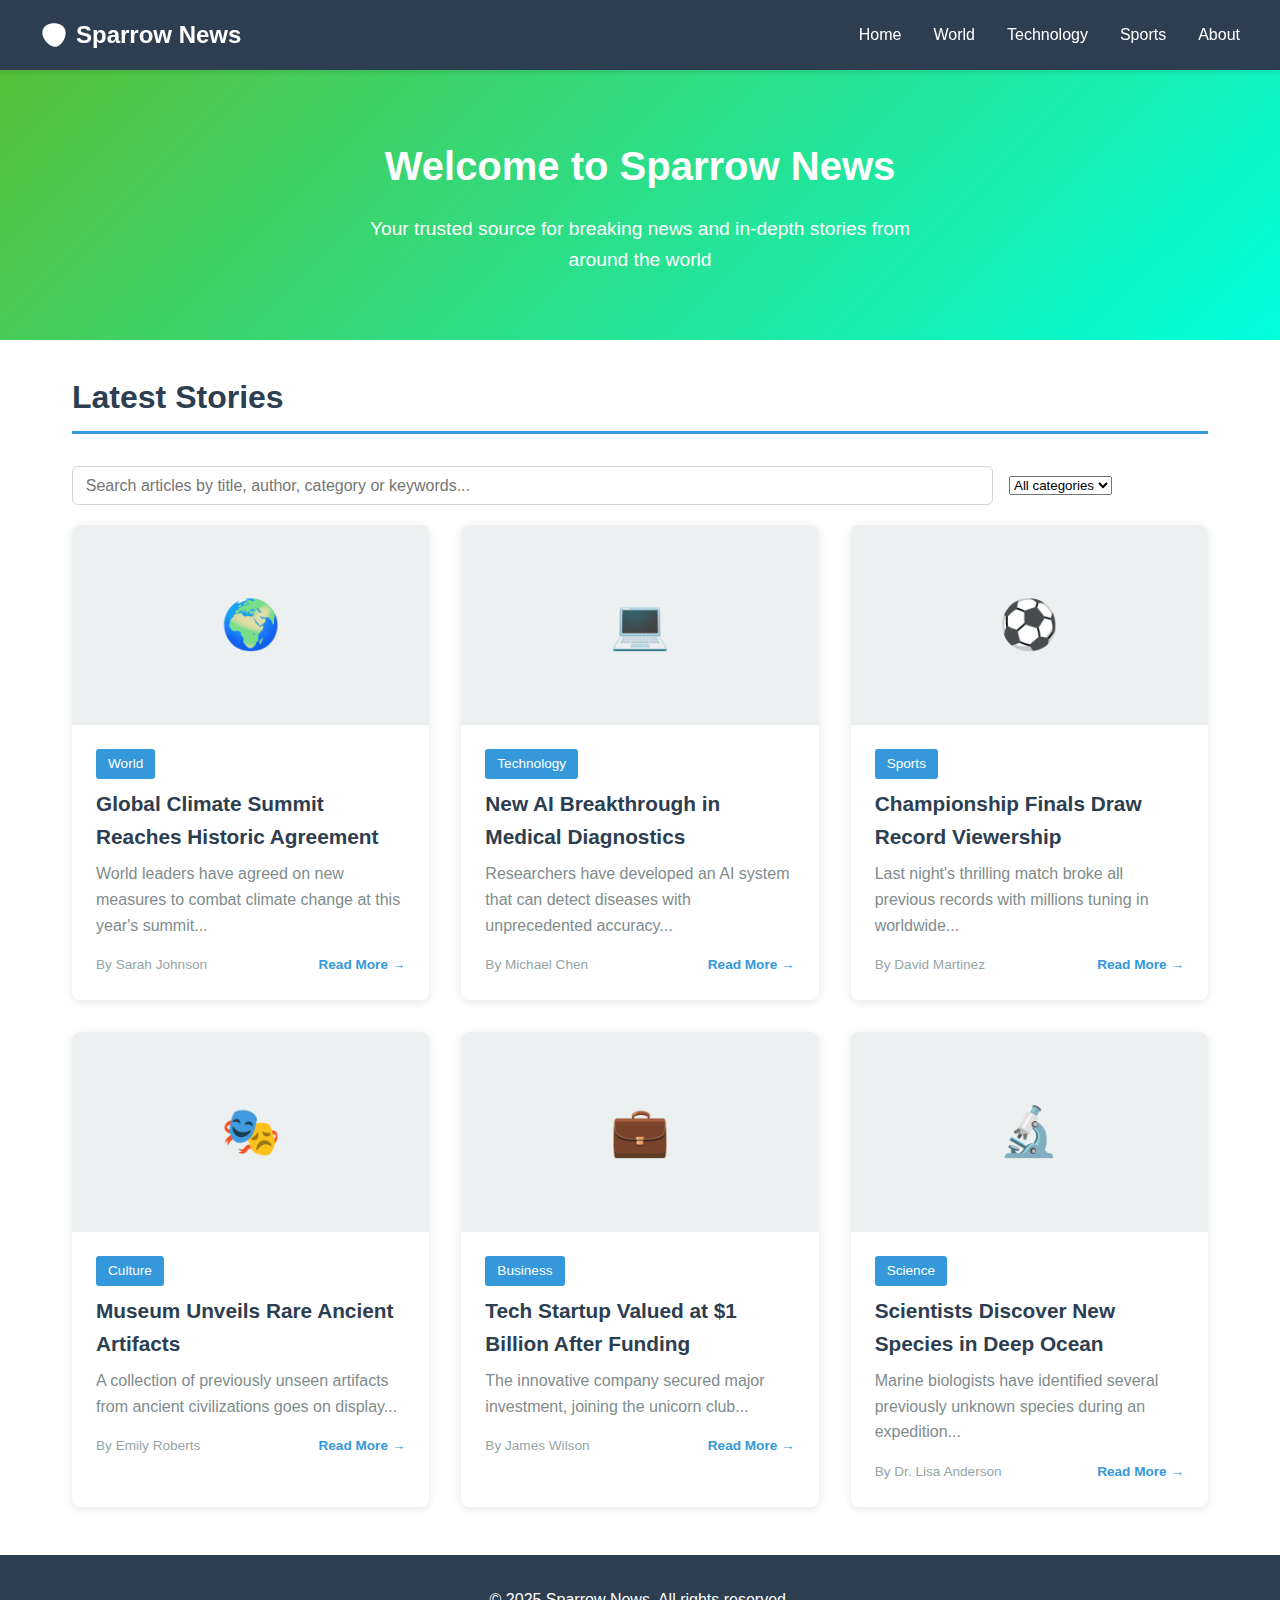
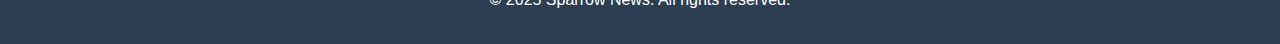
<file: index.html>
<!DOCTYPE html>
<html lang="en">
<head>
    <meta charset="UTF-8">
    <meta name="viewport" content="width=device-width, initial-scale=1.0">
    <title>Sparrow News - Breaking Stories</title>
    <link rel="stylesheet" href="css/style.css">
</head>
<body>
    <!-- Navigation Bar -->
    <nav>
        <div class="nav-container">
            <div class="logo">
                <svg width="28" height="28" viewBox="0 0 24 24" aria-hidden="true" focusable="false">
                    <path fill="#ffffff" d="M12 2C8 2 2 4 2 10c0 5 5 11 10 12s10-6 10-12c0-6-6-8-10-8z"/>
                </svg>
                <span>Sparrow News</span>
            </div>
            <ul>
                <li><a href="#home">Home</a></li>
                <li><a href="#world">World</a></li>
                <li><a href="#tech">Technology</a></li>
                <li><a href="#sports">Sports</a></li>
                <li><a href="#about">About</a></li>
            </ul>
        </div>
    </nav>

    <!-- Hero Section -->
    <section class="hero">
        <h1>Welcome to Sparrow News</h1>
        <p>Your trusted source for breaking news and in-depth stories from around the world</p>
    </section>

    <!-- Main Content -->
    <div class="container">
        <h2 class="section-title">Latest Stories</h2>

        <!-- Search bar and filters -->
        <div class="search-bar">
            <input type="search" id="search-input" placeholder="Search articles by title, author, category or keywords..." aria-label="Search articles">
            <select id="category-filter" aria-label="Filter by category">
                <option value="">All categories</option>
            </select>
            <div id="search-count" class="search-count" aria-live="polite"></div>
        </div>

        <!-- Articles will be loaded dynamically from articles.json -->
        <div class="articles-grid" id="articles-container">
            <!-- Loading message -->
            <p>Loading articles...</p>
        </div>
    </div>

    <!-- Footer -->
    <footer>
        <p>&copy; 2025 Sparrow News. All rights reserved.</p>
    </footer>

    <script src="js/main.js"></script>
</body>
</html>
</file>
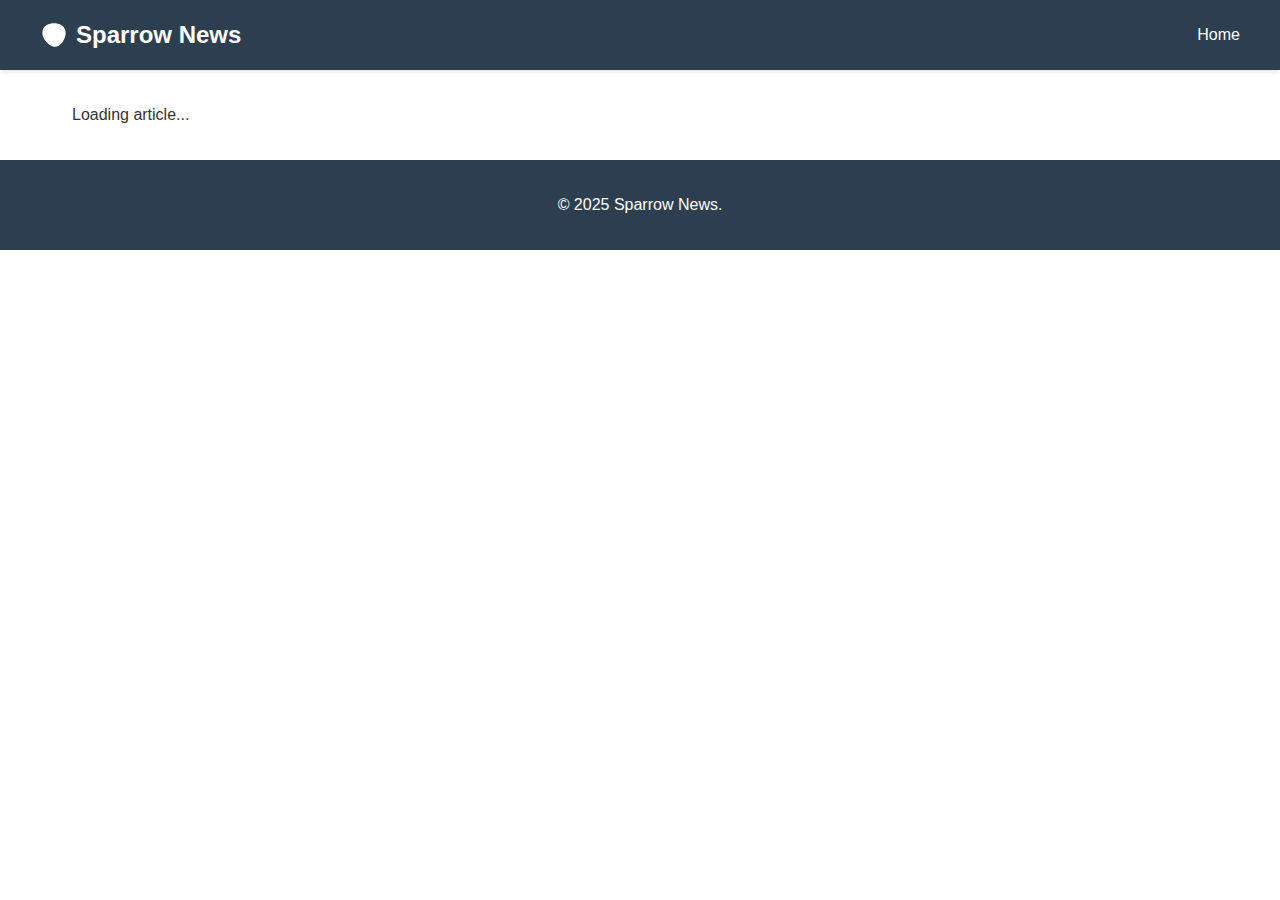
<file: article.html>
<!DOCTYPE html>
<html lang="en">
<head>
  <meta charset="utf-8">
  <meta name="viewport" content="width=device-width,initial-scale=1">
  <title>Article - Sparrow News</title>
  <link rel="stylesheet" href="css/style.css">
</head>
<body>
  <nav>
    <div class="nav-container">
      <div class="logo">
        <svg width="28" height="28" viewBox="0 0 24 24" aria-hidden="true" focusable="false">
          <path fill="#ffffff" d="M12 2C8 2 2 4 2 10c0 5 5 11 10 12s10-6 10-12c0-6-6-8-10-8z"/>
        </svg>
        <span>Sparrow News</span>
      </div>
      <ul>
        <li><a href="index.html">Home</a></li>
      </ul>
    </div>
  </nav>

  <div class="container">
    <div id="article-detail">
      <p>Loading article...</p>
    </div>
  </div>

  <footer>
    <p>&copy; 2025 Sparrow News.</p>
  </footer>

  <script src="js/article.js"></script>
</body>
</html>
</file>
<file: css/style.css>
/* Reset and Base Styles */
* {
    margin: 0;
    padding: 0;
    box-sizing: border-box;
}

body {
    font-family: 'Segoe UI', Tahoma, Geneva, Verdana, sans-serif;
    line-height: 1.6;
    color: #333;
}

/* Navigation Bar */
nav {
    background-color: #2c3e50;
    padding: 1rem 2rem;
    position: sticky;
    top: 0;
    z-index: 100;
    box-shadow: 0 2px 5px rgba(0,0,0,0.1);
}

nav .nav-container {
    max-width: 1200px;
    margin: 0 auto;
    display: flex;
    justify-content: space-between;
    align-items: center;
}

nav .logo {
    color: white;
    font-size: 1.5rem;
    font-weight: bold;
}

/* Logo SVG + text alignment */
nav .logo {
    display: flex;
    align-items: center;
    gap: 0.5rem;
}

nav .logo svg { display: block; }

nav ul {
    display: flex;
    align-items: center;
    gap: 2rem;
    list-style: none;
    margin: 0;
    padding: 0;
}

nav ul li a {
    color: white;
    text-decoration: none;
    transition: color 0.3s;
}

nav ul li a:hover {
    color: #3498db;
}

/* Hero Section */
.hero {
    background: linear-gradient(135deg, #56c039 0%, #00ffdd 100%);
    color: rgb(255, 255, 255);
    padding: 4rem 2rem;
    text-align: center;
}

.hero h1 {
    font-size: 2.5rem;
    margin-bottom: 1rem;
}

.hero p {
    font-size: 1.2rem;
    max-width: 600px;
    margin: 0 auto;
}

/* Main Content */
.container {
    max-width: 1200px;
    margin: 2rem auto;
    padding: 0 2rem;
}

.section-title {
    font-size: 2rem;
    margin-bottom: 2rem;
    color: #2c3e50;
    border-bottom: 3px solid #3498db;
    padding-bottom: 0.5rem;
}

/* Search bar styles */
.search-bar {
    display: flex;
    align-items: center;
    gap: 1rem;
    margin-bottom: 1.25rem;
}

.search-bar input[type="search"] {
    flex: 1 1 400px;
    padding: 0.6rem 0.8rem;
    border: 1px solid #d0d7de;
    border-radius: 6px;
    font-size: 1rem;
}

.search-count {
    min-width: 80px;
    color: #2c3e50;
    font-weight: 600;
}

@media (max-width: 600px) {
    .search-bar { flex-direction: column; align-items: stretch; }
    .search-count { text-align: right; }
}

/* Articles Grid */
.articles-grid {
    display: grid;
    grid-template-columns: repeat(auto-fill, minmax(300px, 1fr));
    gap: 2rem;
    margin-bottom: 3rem;
}

.article-card {
    background: rgb(255, 255, 255);
    border-radius: 8px;
    overflow: hidden;
    box-shadow: 0 2px 10px rgba(0,0,0,0.1);
    transition: transform 0.3s, box-shadow 0.3s;
}

.article-card:hover {
    transform: translateY(-5px);
    box-shadow: 0 5px 20px rgba(0,0,0,0.2);
}

.article-image {
    width: 100%;
    height: 200px;
    background-color: #ecf0f1;
    display: flex;
    align-items: center;
    justify-content: center;
    color: #95a5a6;
    font-size: 3rem;
}

.article-content {
    padding: 1.5rem;
}

/* Article detail page */
.article-full { display: grid; grid-template-columns: 300px 1fr; gap: 1.5rem; align-items: start; }

.article-full .article-image { height: 260px; font-size: 4rem; }

.article-full .article-body { margin-top: 1rem; line-height: 1.7; }

.article-full .article-meta { color: #95a5a6; margin-bottom: 0.5rem; }

@media (max-width: 768px) {
    .article-full { grid-template-columns: 1fr; }
}

.article-category {
    display: inline-block;
    background-color: #3498db;
    color: white;
    padding: 0.25rem 0.75rem;
    border-radius: 3px;
    font-size: 0.85rem;
    margin-bottom: 0.5rem;
}

.article-title {
    font-size: 1.3rem;
    margin-bottom: 0.5rem;
    color: #2c3e50;
}

.article-excerpt {
    color: #7f8c8d;
    margin-bottom: 1rem;
}

.article-meta {
    display: flex;
    justify-content: space-between;
    font-size: 0.85rem;
    color: #95a5a6;
}

.read-more {
    color: #3498db;
    text-decoration: none;
    font-weight: bold;
}

.read-more:hover {
    text-decoration: underline;
}

/* Bug: This footer has incorrect positioning */
/* TODO: Fix the footer positioning - it overlaps content! */
footer {
    background-color: #2c3e50;
    color: white;
    text-align: center;
    padding: 2rem;
    position: absolute;
    width: 100%;
}

/* Responsive Design */
@media (max-width: 768px) {
    nav ul {
        gap: 1rem;
        flex-direction: column;
        align-items: flex-start;
    }

    .hero h1 {
        font-size: 2rem;
    }

    .articles-grid {
        grid-template-columns: 1fr;
    }
}
</file>
